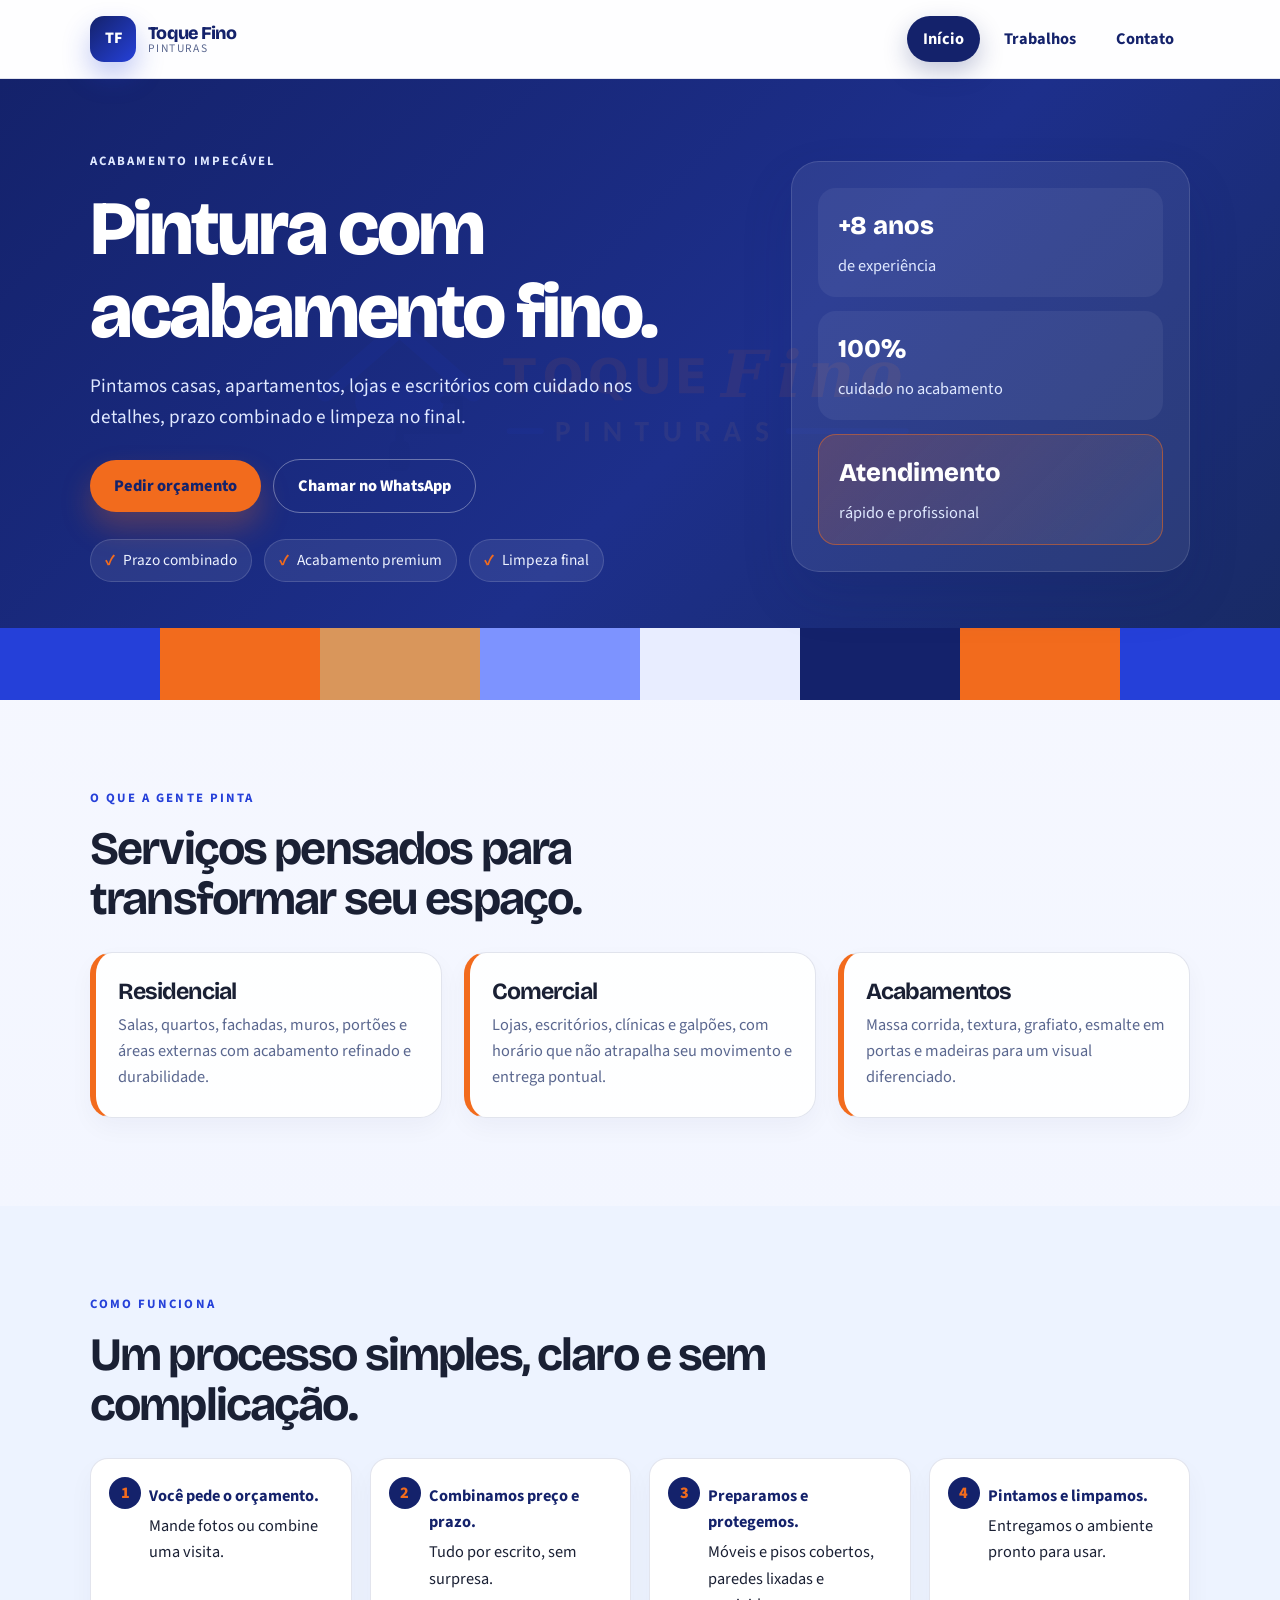
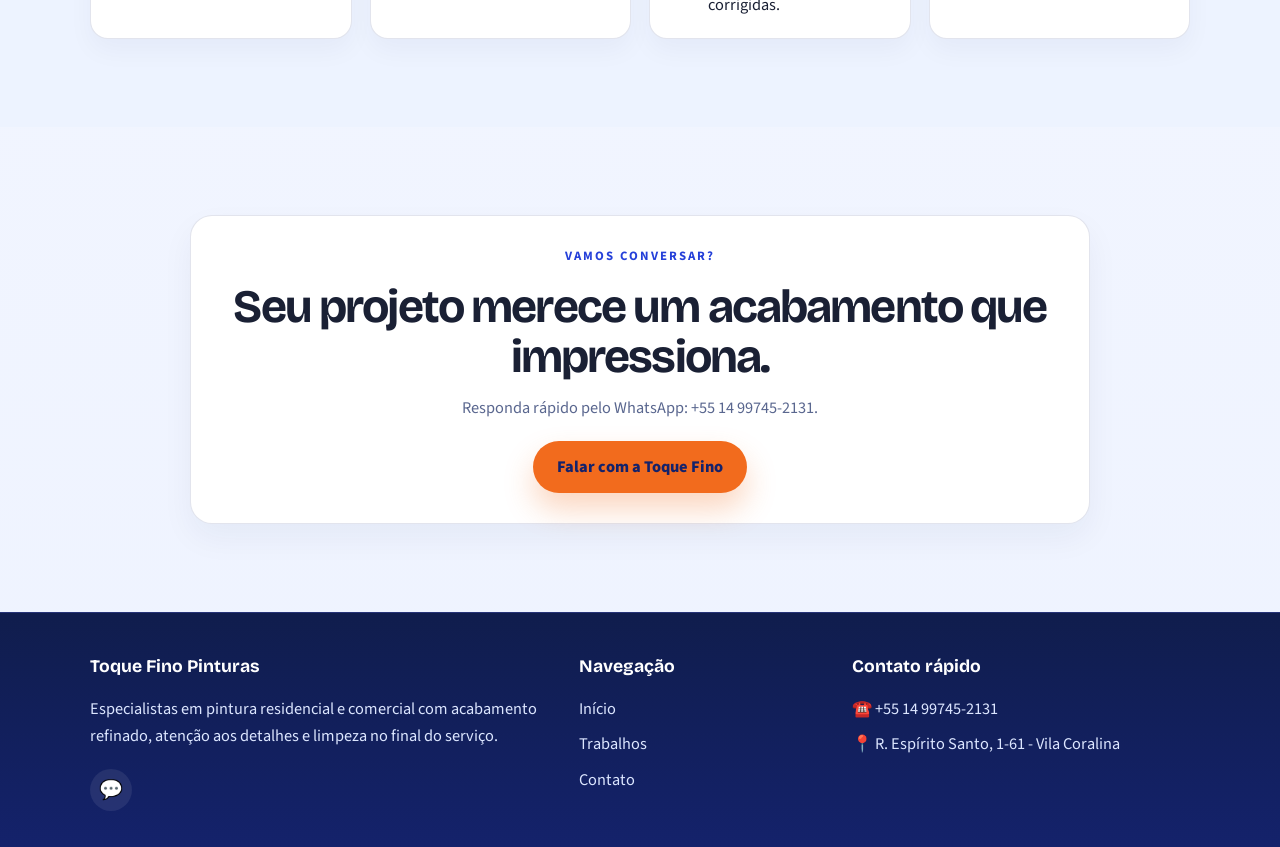
<file: index.html>
<!DOCTYPE html>
<html lang="pt-BR">
  <head>
    <meta charset="utf-8">
    <meta name="viewport" content="width=device-width, initial-scale=1">
    <link rel="preconnect" href="https://fonts.googleapis.com">
    <link href="https://fonts.googleapis.com/css2?family=Bricolage+Grotesque:wght@600;800&family=Source+Sans+3:wght@400;600;700&display=swap" rel="stylesheet">
    <link rel="stylesheet" href="style/vt.css">
    <title>Toque Fino Pinturas | Pintura residencial e comercial</title>
    <meta name="description" content="Pintura residencial e comercial com acabamento fino, prazo combinado e limpeza no final. Peça seu orçamento.">
  </head>
  <body>
    <header>
      <div class="wrap header-wrap">
        <a href="./index.html" class="brand" aria-label="Toque Fino Pinturas">
          <span class="brand-mark">TF</span>
          <span class="brand-text">
            <strong>Toque Fino</strong>
            <small>Pinturas</small>
          </span>
        </a>

        <nav aria-label="Principal">
          <a href="./index.html" aria-current="page">Início</a>
          <a href="./trabalhos.html">Trabalhos</a>
          <a href="./contato.html">Contato</a>
        </nav>
      </div>
    </header>

    <main>
      <section class="hero">
        <div class="wrap hero-layout">
          <div class="hero-copy">
            <p class="eyebrow">Acabamento impecável</p>
            <h1>Pintura com acabamento fino.</h1>
            <p class="lead">Pintamos casas, apartamentos, lojas e escritórios com cuidado nos detalhes, prazo combinado e limpeza no final.</p>

            <div class="cta-row">
              <a class="btn" href="./contato.html">Pedir orçamento</a>
              <a class="btn btn-alt" href="https://wa.me/5514997452131" target="_blank" rel="noreferrer">Chamar no WhatsApp</a>
            </div>

            <ul class="highlights" aria-label="Diferenciais da empresa">
              <li>Prazo combinado</li>
              <li>Acabamento premium</li>
              <li>Limpeza final</li>
            </ul>
          </div>

          <div class="hero-card" aria-label="Destaques da empresa">
            <div class="mini-stat">
              <span class="value">+8 anos</span>
              <span class="label">de experiência</span>
            </div>
            <div class="mini-stat">
              <span class="value">100%</span>
              <span class="label">cuidado no acabamento</span>
            </div>
            <div class="mini-stat mini-stat-primary">
              <span class="value">Atendimento</span>
              <span class="label">rápido e profissional</span>
            </div>
          </div>
        </div>

        <div class="swatches" aria-hidden="true">
          <span style="background:#2540d9"></span>
          <span style="background:#f26b1d"></span>
          <span style="background:#d9965b"></span>
          <span style="background:#7d93ff"></span>
          <span style="background:#e8edff"></span>
          <span style="background:#14226b"></span>
          <span style="background:#f26b1d"></span>
          <span style="background:#2540d9"></span>
        </div>
      </section>

      <section>
        <div class="wrap">
          <div class="section-head">
            <p class="eyebrow eyebrow-dark">O que a gente pinta</p>
            <h2>Serviços pensados para transformar seu espaço.</h2>
          </div>

          <div class="grid">
            <article class="card">
              <h3>Residencial</h3>
              <p>Salas, quartos, fachadas, muros, portões e áreas externas com acabamento refinado e durabilidade.</p>
            </article>
            <article class="card">
              <h3>Comercial</h3>
              <p>Lojas, escritórios, clínicas e galpões, com horário que não atrapalha seu movimento e entrega pontual.</p>
            </article>
            <article class="card">
              <h3>Acabamentos</h3>
              <p>Massa corrida, textura, grafiato, esmalte em portas e madeiras para um visual diferenciado.</p>
            </article>
          </div>
        </div>
      </section>

      <section class="tint">
        <div class="wrap">
          <div class="section-head">
            <p class="eyebrow eyebrow-dark">Como funciona</p>
            <h2>Um processo simples, claro e sem complicação.</h2>
          </div>

          <ol class="steps">
            <li><strong>Você pede o orçamento.</strong> Mande fotos ou combine uma visita.</li>
            <li><strong>Combinamos preço e prazo.</strong> Tudo por escrito, sem surpresa.</li>
            <li><strong>Preparamos e protegemos.</strong> Móveis e pisos cobertos, paredes lixadas e corrigidas.</li>
            <li><strong>Pintamos e limpamos.</strong> Entregamos o ambiente pronto para usar.</li>
          </ol>
        </div>
      </section>

      <section>
        <div class="wrap">
          <div class="cta-panel cta-panel-full">
            <p class="eyebrow eyebrow-dark">Vamos conversar?</p>
            <h2>Seu projeto merece um acabamento que impressiona.</h2>
            <p>Responda rápido pelo WhatsApp: +55 14 99745-2131.</p>
            <a class="btn" href="./contato.html">Falar com a Toque Fino</a>
          </div>
        </div>
      </section>
    </main>

    <footer class="rodape">
      <div class="wrap rodape-conteudo">
        <div>
          <h4>Toque Fino Pinturas</h4>
          <p>Especialistas em pintura residencial e comercial com acabamento refinado, atenção aos detalhes e limpeza no final do serviço.</p>
          <div class="redes-sociais">
            <a href="https://wa.me/5514997452131" target="_blank" rel="noreferrer" aria-label="WhatsApp">💬</a>
            
          </div>
        </div>

        <div>
          <h4>Navegação</h4>
          <ul>
            <li><a href="./index.html">Início</a></li>
            <li><a href="./trabalhos.html">Trabalhos</a></li>
            <li><a href="./contato.html">Contato</a></li>
          </ul>
        </div>

        <div>
          <h4>Contato rápido</h4>
          <p>☎️ +55 14 99745-2131</p>
          <p>📍 R. Espírito Santo, 1-61 - Vila Coralina</p>
        </div>
      </div>
    </footer>
  </body>
</html>
</file>
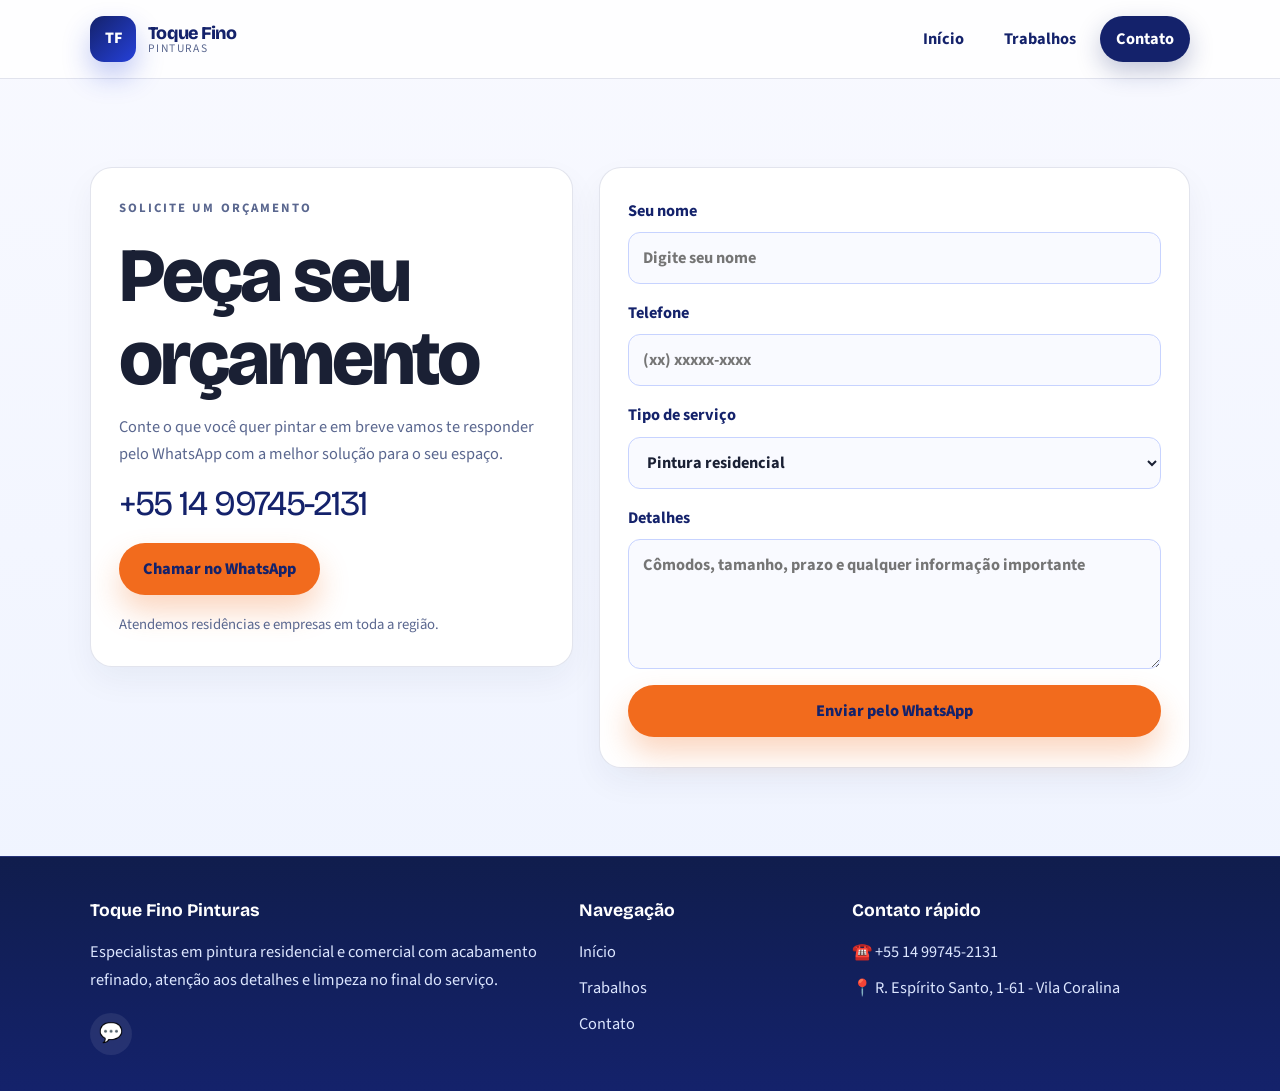
<file: contato.html>
<!DOCTYPE html>
<html lang="pt-BR">
  <head>
    <meta charset="utf-8">
    <meta name="viewport" content="width=device-width, initial-scale=1">
    <link rel="preconnect" href="https://fonts.googleapis.com">
    <link href="https://fonts.googleapis.com/css2?family=Bricolage+Grotesque:wght@600;800&family=Source+Sans+3:wght@400;600;700&display=swap" rel="stylesheet">
    <link rel="stylesheet" href="style/vt.css">
    <title>Contato | Toque Fino Pinturas</title>
  </head>
  <body>
    <header>
      <div class="wrap header-wrap">
        <a href="./index.html" class="brand" aria-label="Toque Fino Pinturas">
          <span class="brand-mark">TF</span>
          <span class="brand-text">
            <strong>Toque Fino</strong>
            <small>Pinturas</small>
          </span>
        </a>

        <nav aria-label="Principal">
          <a href="./index.html">Início</a>
          <a href="./trabalhos.html">Trabalhos</a>
          <a href="./contato.html" aria-current="page">Contato</a>
        </nav>
      </div>
    </header>

    <main>
      <section class="contact-page">
        <div class="wrap two-col">
          <div class="contact-copy">
            <p class="eyebrow">Solicite um orçamento</p>
            <h1>Peça seu orçamento</h1>
            <p>Conte o que você quer pintar e em breve vamos te responder pelo WhatsApp com a melhor solução para o seu espaço.</p>
            <a class="phone" href="tel:+5514997452131">+55 14 99745-2131</a>

            <div class="cta-row contact-row">
              <a class="btn" href="https://wa.me/5514997452131" target="_blank" rel="noreferrer">Chamar no WhatsApp</a>
            </div>

            <p class="note">Atendemos residências e empresas em toda a região.</p>
          </div>

          <form id="f" class="contact-form">
            <label>
              Seu nome
              <input name="n" required autocomplete="name" placeholder="Digite seu nome">
            </label>

            <label>
              Telefone
              <input name="t" type="tel" required autocomplete="tel" placeholder="(xx) xxxxx-xxxx">
            </label>

            <label>
              Tipo de serviço
              <select name="s">
                <option>Pintura residencial</option>
                <option>Pintura comercial</option>
                <option>Outro</option>
              </select>
            </label>

            <label>
              Detalhes
              <textarea name="m" rows="4" placeholder="Cômodos, tamanho, prazo e qualquer informação importante"></textarea>
            </label>

            <button class="btn" type="submit">Enviar pelo WhatsApp</button>
          </form>
        </div>
      </section>
    </main>

    <script>
      document.getElementById('f').onsubmit = function (e) {
        e.preventDefault();
        var d = new FormData(this);
        open(
          'https://wa.me/5514997452131?text=' + encodeURIComponent(
            'Olá! Quero um orçamento.\nNome: ' + d.get('n') + '\nTelefone: ' + d.get('t') + '\nServiço: ' + d.get('s') + '\n' + d.get('m')
          )
        );
      };
    </script>

    <footer class="rodape">
      <div class="wrap rodape-conteudo">
        <div>
          <h4>Toque Fino Pinturas</h4>
          <p>Especialistas em pintura residencial e comercial com acabamento refinado, atenção aos detalhes e limpeza no final do serviço.</p>
          <div class="redes-sociais">
            <a href="https://wa.me/5514997452131" target="_blank" rel="noreferrer" aria-label="WhatsApp">💬</a>
          </div>
        </div>

        <div>
          <h4>Navegação</h4>
          <ul>
            <li><a href="./index.html">Início</a></li>
            <li><a href="./trabalhos.html">Trabalhos</a></li>
            <li><a href="./contato.html">Contato</a></li>
          </ul>
        </div>

        <div>
          <h4>Contato rápido</h4>
          <p>☎️ +55 14 99745-2131</p>
          <p>📍 R. Espírito Santo, 1-61 - Vila Coralina</p>
        </div>
      </div>
    </footer>
  </body>
</html>
</file>
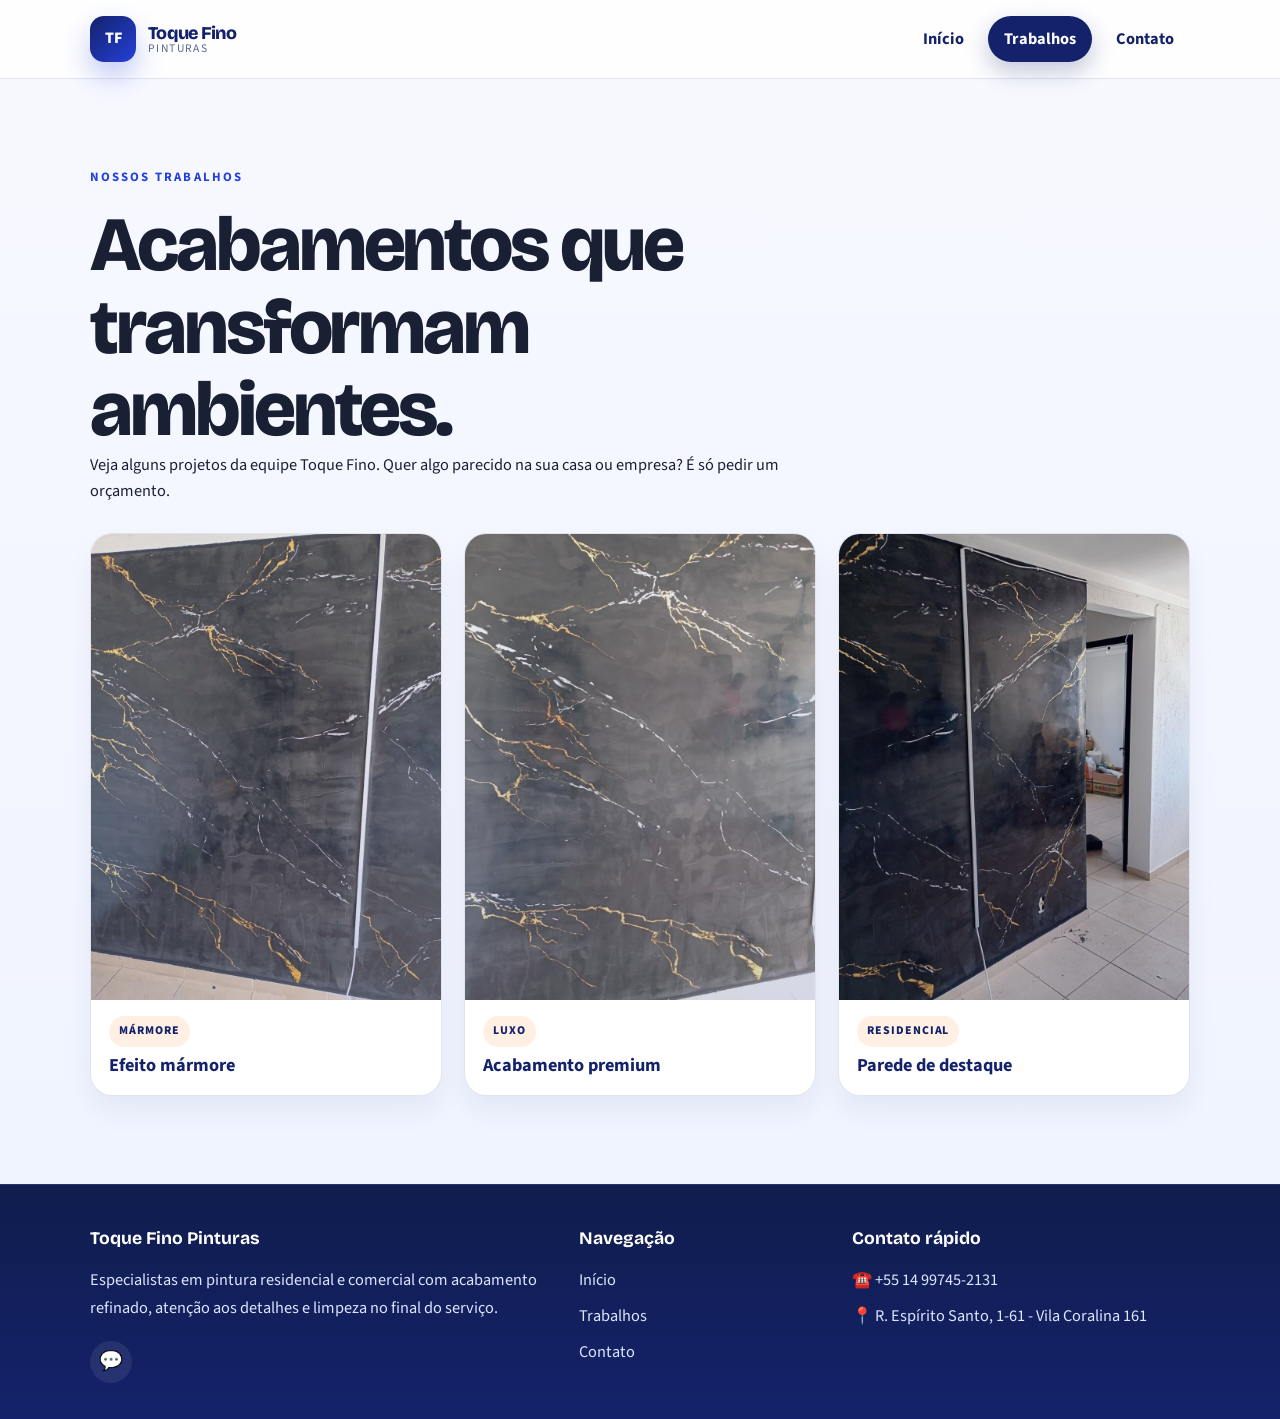
<file: trabalhos.html>
<!DOCTYPE html>
<html lang="pt-BR">
  <head>
    <meta charset="utf-8">
    <meta name="viewport" content="width=device-width, initial-scale=1">
    <link rel="preconnect" href="https://fonts.googleapis.com">
    <link href="https://fonts.googleapis.com/css2?family=Bricolage+Grotesque:wght@600;800&family=Source+Sans+3:wght@400;600;700&display=swap" rel="stylesheet">
    <link rel="stylesheet" href="style/vt.css">
    <title>Trabalhos | Toque Fino Pinturas</title>
    <meta name="description" content="Fotos e acabamentos de pinturas feitas pela Toque Fino: efeito mármore, texturas e acabamentos premium.">
  </head>
  <body>
    <header>
      <div class="wrap header-wrap">
        <a href="./index.html" class="brand" aria-label="Toque Fino Pinturas">
          <span class="brand-mark">TF</span>
          <span class="brand-text">
            <strong>Toque Fino</strong>
            <small>Pinturas</small>
          </span>
        </a>

        <nav aria-label="Principal">
          <a href="./index.html">Início</a>
          <a href="./trabalhos.html" aria-current="page">Trabalhos</a>
          <a href="./contato.html">Contato</a>
        </nav>
      </div>
    </header>

    <main>
      <section class="contact-page">
        <div class="wrap portfolio-wrap">
          <div class="section-head portfolio-head">
            <p class="eyebrow eyebrow-dark">Nossos trabalhos</p>
            <h1>Acabamentos que transformam ambientes.</h1>
            <p>Veja alguns projetos da equipe Toque Fino. Quer algo parecido na sua casa ou empresa? É só pedir um orçamento.</p>
          </div>

          <div class="gallery">
            <figure class="project-card">
              <div class="project-image">
                <img src="img/trabalho1.jpg" alt="Parede com efeito mármore preto e dourado" loading="lazy">
              </div>
              <figcaption>
                <span class="project-tag">Mármore</span>
                <strong>Efeito mármore</strong>
              </figcaption>
            </figure>

            <figure class="project-card">
              <div class="project-image">
                <img src="img/trabalho2.jpg" alt="Parede com efeito mármore preto, veios dourados e brancos" loading="lazy">
              </div>
              <figcaption>
                <span class="project-tag">Luxo</span>
                <strong>Acabamento premium</strong>
              </figcaption>
            </figure>

            <figure class="project-card">
              <div class="project-image">
                <img src="img/trabalho3.jpg" alt="Sala com parede em efeito mármore preto" loading="lazy">
              </div>
              <figcaption>
                <span class="project-tag">Residencial</span>
                <strong>Parede de destaque</strong>
              </figcaption>
            </figure>
          </div>
      </section>
    </main>

    <footer class="rodape">
      <div class="wrap rodape-conteudo">
        <div>
          <h4>Toque Fino Pinturas</h4>
          <p>Especialistas em pintura residencial e comercial com acabamento refinado, atenção aos detalhes e limpeza no final do serviço.</p>
          <div class="redes-sociais">
            <a href="https://wa.me/5514997452131" target="_blank" rel="noreferrer" aria-label="WhatsApp">💬</a>
          </div>
        </div>

        <div>
          <h4>Navegação</h4>
          <ul>
            <li><a href="./index.html">Início</a></li>
            <li><a href="./trabalhos.html">Trabalhos</a></li>
            <li><a href="./contato.html">Contato</a></li>
          </ul>
        </div>

        <div>
          <h4>Contato rápido</h4>
          <p>☎️ +55 14 99745-2131</p>
          <p>📍 R. Espírito Santo, 1-61 - Vila Coralina 161</p>
        </div>
      </div>
    </footer>
  </body>
</html>
</file>
<file: style/vt.css>
:root {
  --petrol: #14226b;
  --petrol-2: #1d2f8b;
  --blue: #2540d9;
  --sun: #f26b1d;
  --sun-soft: #fff0e3;
  --beige: #d9965b;
  --paper: #f5f7ff;
  --mist: #ebf1ff;
  --white: #fff;
  --ink: #1a2034;
  --muted: #5a678f;
  --line: rgba(20, 34, 107, 0.12);
  --radius: 22px;
  --shadow: 0 24px 52px rgba(21, 35, 97, 0.14);
}

* {
  box-sizing: border-box;
  margin: 0;
}

html {
  scroll-behavior: smooth;
  -webkit-text-size-adjust: 100%;
}

body {
  font-family: "Source Sans 3", Arial, sans-serif;
  color: var(--ink);
  background: linear-gradient(180deg, #f8f9ff 0%, #eef3ff 100%);
  line-height: 1.6;
  font-size: 1.02rem;
  overflow-x: hidden;
  overflow-wrap: break-word;
}

img, svg {
  max-width: 100%;
  height: auto;
  display: block;
}

h1, h2, h3, .brand-text strong, .phone {
  font-family: "Bricolage Grotesque", "Trebuchet MS", Arial, sans-serif;
  line-height: 1.08;
  letter-spacing: -0.04em;
}

h1 {
  font-size: clamp(2.7rem, 6vw, 4.8rem);
  font-weight: 800;
}

h2 {
  font-size: clamp(2rem, 4vw, 2.9rem);
  margin-bottom: 0.8rem;
}

h3 {
  font-size: 1.45rem;
  margin-bottom: 0.5rem;
}

a {
  color: var(--petrol);
  text-decoration: none;
}

:focus-visible {
  outline: 3px solid var(--sun);
  outline-offset: 3px;
}

.wrap {
  width: min(1100px, calc(100% - 32px));
  margin: 0 auto;
}

header {
  position: sticky;
  top: 0;
  z-index: 20;
  background: rgba(255, 255, 255, 0.8);
  backdrop-filter: blur(12px);
  border-bottom: 1px solid var(--line);
}

.header-wrap {
  display: flex;
  align-items: center;
  justify-content: space-between;
  gap: 20px;
  padding: 16px 0;
}

.brand {
  display: inline-flex;
  align-items: center;
  gap: 12px;
}

.brand-mark {
  width: 46px;
  height: 46px;
  border-radius: 14px;
  background: linear-gradient(135deg, var(--petrol) 0%, var(--blue) 100%);
  color: var(--white);
  display: grid;
  place-items: center;
  font-size: 1rem;
  font-weight: 800;
  box-shadow: 0 14px 28px rgba(37, 64, 217, 0.28);
}

.brand-text {
  display: flex;
  flex-direction: column;
  line-height: 1;
}

.brand-text strong {
  font-size: 1.12rem;
  font-weight: 800;
  color: var(--petrol);
}

.brand-text small {
  font-size: 0.72rem;
  color: var(--muted);
  letter-spacing: 0.12em;
  text-transform: uppercase;
}

nav {
  display: flex;
  align-items: center;
  gap: 8px;
  flex-wrap: wrap;
}

nav a {
  display: inline-flex;
  align-items: center;
  justify-content: center;
  min-height: 44px;
  padding: 10px 16px;
  border-radius: 999px;
  font-weight: 700;
  transition: 0.2s ease;
}

nav a:hover {
  background: var(--mist);
}

nav a[aria-current="page"] {
  background: var(--petrol);
  color: var(--white);
  box-shadow: 0 10px 24px rgba(20, 34, 107, 0.25);
}

.hero {
  position: relative;
  background: linear-gradient(135deg, var(--petrol) 0%, var(--petrol-2) 55%, #182a62 100%);
  color: var(--white);
  padding: 72px 0 0;
  overflow: hidden;
}

.hero::before {
  content: "";
  position: absolute;
  inset: 0;
  background-image: url("../img/logo (2).svg");
  background-repeat: no-repeat;
  background-position: center center;
  background-size: 52% auto;
  opacity: 0.08;
  pointer-events: none;
}

.hero-layout {
  position: relative;
  z-index: 1;
  display: grid;
  grid-template-columns: 1.25fr 0.75fr;
  gap: 36px;
  align-items: center;
}

.eyebrow {
  margin-bottom: 16px;
  color: #dfe8ff;
  font-size: 0.8rem;
  font-weight: 700;
  text-transform: uppercase;
  letter-spacing: 0.16em;
}

.eyebrow-dark {
  color: var(--blue);
}

.hero-copy h1,
.hero-copy .lead {
  color: var(--white);
}

.hero-copy .lead {
  max-width: 560px;
  margin: 18px 0 26px;
  font-size: 1.2rem;
  color: #dfe8ff;
}

.cta-row {
  display: flex;
  flex-wrap: wrap;
  gap: 12px;
  align-items: center;
}

.btn {
  display: inline-flex;
  align-items: center;
  justify-content: center;
  min-height: 48px;
  padding: 13px 24px;
  border-radius: 999px;
  background: var(--sun);
  color: var(--petrol);
  border: 0;
  font: inherit;
  font-weight: 800;
  cursor: pointer;
  box-shadow: 0 16px 30px rgba(242, 107, 29, 0.28);
  transition: transform 0.2s ease, filter 0.2s ease;
}

.btn:hover {
  transform: translateY(-1px);
  filter: brightness(1.04);
}

.btn-alt {
  background: transparent;
  color: var(--white);
  border: 1.5px solid rgba(255, 255, 255, 0.35);
  box-shadow: none;
}

.highlights {
  list-style: none;
  display: flex;
  flex-wrap: wrap;
  gap: 12px;
  margin-top: 26px;
  padding: 0;
}

.highlights li {
  display: inline-flex;
  align-items: center;
  gap: 8px;
  background: rgba(255, 255, 255, 0.08);
  border: 1px solid rgba(255, 255, 255, 0.14);
  color: #edf2ff;
  border-radius: 999px;
  padding: 8px 14px;
  font-size: 0.96rem;
}

.highlights li::before {
  content: "✓";
  color: var(--sun);
  font-weight: 800;
}

.hero-card {
  background: rgba(255, 255, 255, 0.08);
  border: 1px solid rgba(255, 255, 255, 0.12);
  border-radius: 28px;
  box-shadow: var(--shadow);
  padding: 26px;
  display: grid;
  gap: 14px;
}

.mini-stat {
  background: rgba(255, 255, 255, 0.06);
  border-radius: 18px;
  padding: 18px 20px;
  display: grid;
  gap: 6px;
}

.mini-stat .value {
  font-size: clamp(1.5rem, 2vw, 2rem);
  font-weight: 800;
  color: var(--white);
  font-family: "Bricolage Grotesque", Arial, sans-serif;
}

.mini-stat .label {
  color: #dfe8ff;
}

.mini-stat-primary {
  background: linear-gradient(135deg, rgba(242, 107, 29, 0.2), rgba(255, 255, 255, 0.06));
  border: 1px solid rgba(242, 107, 29, 0.5);
}

.swatches {
  display: flex;
  margin-top: 46px;
  height: 72px;
}

.swatches span {
  flex: 1;
  transition: flex 0.2s ease;
}

.swatches span:hover {
  flex: 1.6;
}

section {
  padding: clamp(56px, 7vw, 88px) 0;
}

.section-head {
  max-width: 700px;
  margin-bottom: 28px;
}

.grid {
  display: grid;
  grid-template-columns: repeat(auto-fit, minmax(220px, 1fr));
  gap: 22px;
}

.card {
  background: rgba(255, 255, 255, 0.9);
  border: 1px solid var(--line);
  border-radius: var(--radius);
  padding: 26px 22px;
  box-shadow: 0 10px 24px rgba(27, 36, 81, 0.04);
  border-left: 6px solid var(--sun);
}

.card p {
  color: var(--muted);
}

.tint {
  background: linear-gradient(180deg, #edf3ff 0%, #edf3ff 100%);
}

.steps {
  list-style: none;
  display: grid;
  grid-template-columns: repeat(auto-fit, minmax(220px, 1fr));
  gap: 18px;
  padding: 0;
  counter-reset: step;
}

.steps li {
  position: relative;
  background: var(--white);
  border: 1px solid var(--line);
  border-radius: 18px;
  padding: 24px 20px 20px 58px;
  box-shadow: 0 12px 26px rgba(27, 36, 81, 0.04);
}

.steps li::before {
  counter-increment: step;
  content: counter(step);
  position: absolute;
  left: 18px;
  top: 18px;
  width: 32px;
  height: 32px;
  border-radius: 50%;
  background: var(--petrol);
  color: var(--sun);
  display: grid;
  place-items: center;
  font-weight: 800;
}

.steps li strong {
  display: block;
  margin-bottom: 4px;
  color: var(--petrol);
}

.gallery {
  display: grid;
  grid-template-columns: repeat(auto-fit, minmax(240px, 1fr));
  gap: 22px;
  margin-top: 28px;
}

.project-card {
  background: var(--white);
  border-radius: 22px;
  overflow: hidden;
  border: 1px solid var(--line);
  box-shadow: 0 16px 28px rgba(20, 34, 107, 0.06);
  transition: transform 0.2s ease, box-shadow 0.2s ease;
}

.project-card:hover {
  transform: translateY(-4px);
  box-shadow: 0 22px 38px rgba(20, 34, 107, 0.12);
}

.project-image {
  position: relative;
  overflow: hidden;
}

.project-image::after {
  content: "";
  position: absolute;
  inset: 0;
  background: linear-gradient(180deg, rgba(20, 34, 107, 0.08), rgba(20, 34, 107, 0.18));
}

.project-card img {
  width: 100%;
  aspect-ratio: 3 / 4;
  object-fit: cover;
  display: block;
  transition: transform 0.35s ease;
}

.project-card:hover img {
  transform: scale(1.04);
}

.gallery figcaption {
  display: grid;
  gap: 8px;
  padding: 16px 18px 18px;
}

.project-tag {
  display: inline-flex;
  align-items: center;
  width: fit-content;
  padding: 6px 10px;
  border-radius: 999px;
  background: var(--sun-soft);
  color: var(--petrol);
  font-size: 0.74rem;
  font-weight: 800;
  letter-spacing: 0.08em;
  text-transform: uppercase;
}

.gallery strong {
  color: var(--petrol);
  font-size: 1.14rem;
  line-height: 1.2;
}

.testimonials-wrap {
  display: grid;
  grid-template-columns: 0.9fr 1.1fr;
  gap: 22px;
  align-items: stretch;
}

.testimonial,
.cta-panel,
.contact-form,
.contact-copy {
  background: var(--white);
  border: 1px solid var(--line);
  border-radius: var(--radius);
  box-shadow: 0 14px 32px rgba(26, 35, 76, 0.05);
}

.testimonial {
  padding: 28px;
  display: flex;
  flex-direction: column;
  justify-content: center;
}

.stars {
  font-size: 1.35rem;
  letter-spacing: 0.18em;
  color: var(--sun);
  margin-bottom: 12px;
}

.testimonial p {
  font-size: 1.08rem;
  margin-bottom: 14px;
}

cite {
  font-style: normal;
  color: var(--petrol);
  font-weight: 700;
}

.cta-panel {
  padding: 30px 26px;
  display: flex;
  flex-direction: column;
  justify-content: center;
}

.cta-panel-full {
  max-width: 900px;
  margin: 0 auto;
  text-align: center;
  align-items: center;
}

.cta-panel p:last-of-type {
  margin-bottom: 20px;
  color: var(--muted);
}

.contact-page {
  padding-top: clamp(54px, 7vw, 88px);
}

.two-col {
  display: grid;
  grid-template-columns: 0.9fr 1.1fr;
  gap: 26px;
  align-items: start;
}

.contact-copy,
.contact-form {
  padding: 30px 28px;
}

.contact-copy h1 {
  margin-bottom: 14px;
}

.contact-copy p {
  color: var(--muted);
}

.phone {
  display: inline-block;
  margin-top: 18px;
  font-size: clamp(1.6rem, 4vw, 2.2rem);
  letter-spacing: -0.04em;
  color: var(--petrol);
}

.contact-row {
  margin-top: 20px;
}

.note {
  margin-top: 18px;
  font-size: 0.92rem;
}

.contact-form {
  display: grid;
  gap: 16px;
}

label {
  display: grid;
  gap: 8px;
  font-weight: 700;
  color: var(--petrol);
}

input, select, textarea {
  width: 100%;
  border: 1px solid #c7d3ff;
  border-radius: 12px;
  background: #f9faff;
  font: inherit;
  color: var(--ink);
  padding: 12px 14px;
  transition: border-color 0.2s ease, box-shadow 0.2s ease;
}

input:focus, select:focus, textarea:focus {
  outline: none;
  border-color: var(--blue);
  box-shadow: 0 0 0 4px rgba(37, 64, 217, 0.09);
}

textarea {
  min-height: 120px;
  resize: vertical;
}

.rodape {
  background: linear-gradient(180deg, #101d4d 0%, #14226b 100%);
  color: #eaf0ff;
  padding: 40px 0 36px;
  border-top: 1px solid rgba(255, 255, 255, 0.08);
}

.rodape-conteudo {
  display: grid;
  grid-template-columns: 1.5fr 0.8fr 1.1fr;
  gap: 28px;
}

.rodape h4 {
  margin-bottom: 14px;
  font-size: 1.1rem;
  color: #fff;
  font-family: "Bricolage Grotesque", Arial, sans-serif;
}

.rodape p,
.rodape li,
.rodape a {
  color: #dce6ff;
  line-height: 1.7;
}

.rodape p {
  margin-bottom: 8px;
}

.redes-sociais {
  display: flex;
  gap: 12px;
  margin-top: 18px;
}

.redes-sociais a {
  display: inline-flex;
  align-items: center;
  justify-content: center;
  width: 42px;
  height: 42px;
  border-radius: 50%;
  background: rgba(255, 255, 255, 0.08);
  color: #fff;
  font-size: 1.2rem;
  transition: transform 0.2s ease, background 0.2s ease;
}

.redes-sociais a:hover {
  transform: translateY(-2px);
  background: rgba(242, 107, 29, 0.18);
}

.rodape ul {
  list-style: none;
  padding: 0;
  margin: 0;
}

.rodape li {
  margin-bottom: 8px;
}

.rodape a {
  text-decoration: none;
}

.rodape a:hover {
  color: #fff;
}

.footer-wrap {
  display: flex;
  justify-content: space-between;
  gap: 16px;
  align-items: center;
  flex-wrap: wrap;
}

footer a {
  color: var(--sun);
}

@media (max-width: 820px) {
  .rodape-conteudo {
    grid-template-columns: 1fr;
  }
}

@media (max-width: 820px) {
  .hero-layout,
  .two-col,
  .testimonials-wrap {
    grid-template-columns: 1fr;
  }

  .hero {
    padding-top: 52px;
  }

  .hero-card {
    max-width: 420px;
  }
}

@media (max-width: 600px) {
  .header-wrap {
    justify-content: center;
    flex-direction: column;
    padding: 14px 0;
  }

  nav {
    width: 100%;
    justify-content: center;
  }

  nav a {
    flex: 1;
    min-width: 120px;
  }

  .cta-row {
    flex-direction: column;
    align-items: stretch;
  }

  .cta-row .btn {
    width: 100%;
  }

  .hero-copy .lead {
    font-size: 1.05rem;
  }

  .contact-copy,
  .contact-form {
    padding: 24px 18px;
  }

  .footer-wrap {
    justify-content: center;
    text-align: center;
  }
}

@media (prefers-reduced-motion: reduce) {
  html {
    scroll-behavior: auto;
  }

  *, *::before, *::after {
    transition: none !important;
  }
}
</file>
